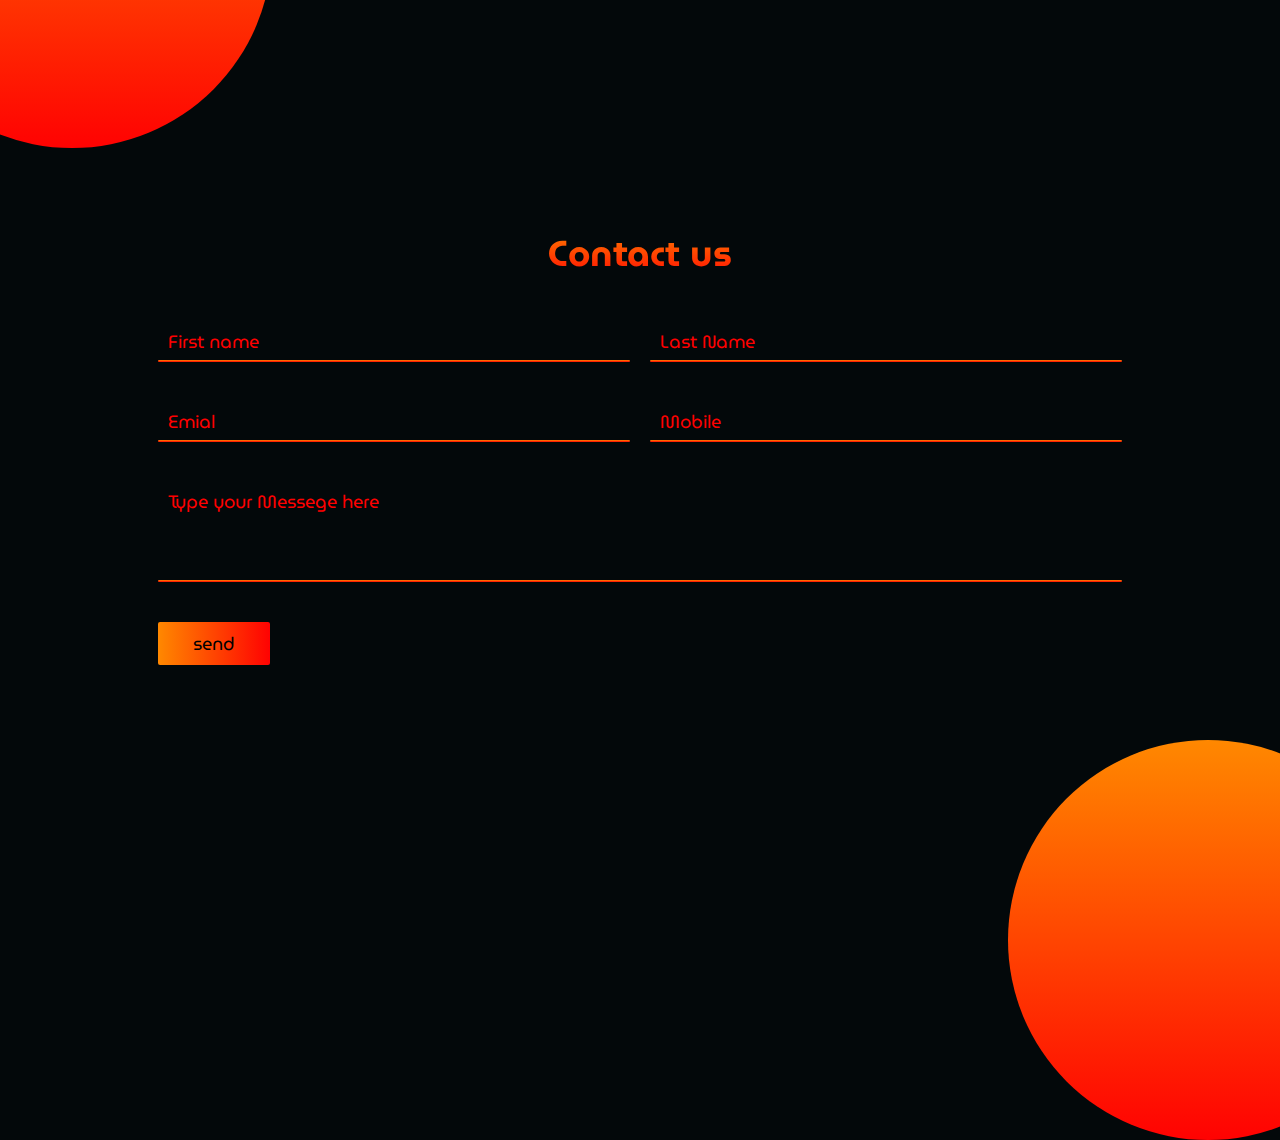
<file: pages/contact us .html>
<!DOCTYPE html>
<html lang="en">
<head>
  <meta charset="UTF-8">
  <meta http-equiv="X-UA-Compatible" content="IE=edge">
  <meta name="viewport" content="width=device-width, initial-scale=1.0">
  <title>Document</title>
</head>
<body>
  <div class="container">
    <h2>Contact us</h2>
    <div class="row100">
      <div class="col">
        <div class="inputbox">
          <input type="text" name="text" required>
         <span class="text">First name</span>
         <span class="line"></span>
        </div>
      </div>
      <div class="col">
        <div class="inputbox">
          <input type="text" name="" required>
         <span class="text">Last Name</span>
         <span class="line"></span>
        </div>
      </div>
    </div>
    <div class="row100">
      <div class="col">
        <div class="inputbox">
          <input type="email" name="" required>
         <span class="text">Emial</span>
         <span class="line"></span>
        </div>
      </div>
      <div class="col">
        <div class="inputbox">
          <input type="tel" name="" required>
         <span class="text">Mobile</span>
         <span class="line"></span>
        </div>
      </div>
    </div>
    <div class="row100">
      <div class="col">
        <div class="inputbox textarea">
        <textarea required></textarea>
         <span class="text">Type your Messege here</span>
         <span class="line"></span>
        </div>
      </div>
    </div>
<div class="row100">
  <div class="col">
    <input type="submit" value="send">
  </div>
</div>
  </div>  
</body>
</html>
<style>
  @import url('https://fonts.googleapis.com/css2?family=Arimo&family=MuseoModerno:wght@300&display=swap');
  *{
    margin: 0%;
    padding: 0%;
    font-family: 'Arimo', sans-serif;
font-family: 'MuseoModerno', cursive;
    box-sizing: border-box;
  }
  body{
    display: flex;
    align-items: center;
    justify-content: center;
    min-height: 100vh;
    background: #03080a;

  }
  .container{
    width: 80%;
    padding: 20px;
  }
  html{
    overflow-x: hidden;
  }
  .container::before{
    content: '';
    position: absolute;
    background: linear-gradient(rgb(255, 136, 0),rgb(255, 2, 2));
    height: 400px;
    width: 400px;
    left: -10%;
    top: -28%;
    bottom: 210px;
    border-radius: 50%;
  }
  .container::after{
    content: '';
    position: absolute;
    background: linear-gradient(rgb(255, 136, 0),rgb(255, 2, 2));
    border-radius: 50%;
height: 400px;
width: 400px;
right: -10%;
bottom: -240px;
  }
  .container h2{
width: 100%;
font-size: 36px;
text-align: center;
margin-bottom: 10px;
background: linear-gradient(rgb(255, 136, 0),rgb(255, 2, 2));
-webkit-background-clip: text;  
-webkit-text-fill-color: transparent;

}
@media(max-width:800px)
{
  .container::before{
    content: '';
    position: absolute;
    background: linear-gradient(rgb(255, 136, 0),rgb(255, 2, 2));
    height: 400px;
    width: 400px;
    left: -40%;
    top: -33%;
    bottom: 210px;
    border-radius: 50%;
  }
  .container::after{
    content: '';
    position: absolute;
    background: linear-gradient(rgb(255, 136, 0),rgb(255, 2, 2));
    border-radius: 50%;
height: 400px;
width: 400px;
right: -20%;
bottom: -340px;
  }
}
  
.container .row100{
    position: relative;
    width: 100%;
    display: grid;
    grid-template-columns: repeat(auto-fit,minmax(300px,1fr));

  }
  .container .row100 .col{
    position: relative;
    width: 100%;
    padding: 0 10px;
    margin: 30px 0 10px;
margin: 30px 0 10px;
transition: 0.5s;
}
.container .row100 .inputbox{
  position: relative;
  width: 100%;
  height: 40px;
  color: red;

}
.power{
background:linear-gradient(orange,red) !important;
-webkit-background-clip: text !important;
-webkit-text-fill-color: transparent !important;
}
.container .row100 .inputbox input
{
    position: absolute;
    width: 100%; 
    height: 100%;
    background: transparent;
    border: none;
    outline: none;
    font-size: 18px;
    padding:  0 10px;
    z-index: 1;
    color: #000;
    

}
.container .row100 .inputbox.textarea textarea{
  position: absolute;
    width: 100%; 
    background: transparent;
    height: 100%; 
    border: none;
    outline: none;
    font-size: 18px;
    padding:  0 10px;
    z-index: 1;
    color: #000;
}
.container .row100 .inputbox .text{
  position: absolute;
  top: 0;
  left: 0;
  line-height: 40px;
  font-size: 18px;
  padding: 0 10px;
display: block;
transition: 0.5s;
pointer-events: none;

}
.container .row100 .inputbox input:focus + .text,
.container .row100 .inputbox input:valid + .text{
top: -35px;
left: -10px;
}
.container .row100 .inputbox .line{
  position: absolute;
  bottom: 0;
display: block;
width: 100%;
height: 2px;
background: linear-gradient(rgb(255, 136, 0),rgb(255, 2, 2));
  transition: 0.5s;
border-radius: 2px;
pointer-events: none;  
}
.container .row100 .inputbox input:focus  ~ .line,
.container .row100 .inputbox input:valid  ~ .line{
height: 100%;
}
.container .row100 .inputbox.textarea{
  position: relative;
  width: 100%;
  height: 100px;
  padding: 10px 0px;

}
.container .row100 .inputbox.textarea textarea{
height: 100%;
resize: none;
}
.container .row100 .inputbox textarea:focus + .text,
.container .row100 .inputbox textarea:valid + .text{
top: -35px;
left: -10px;
}
.container .row100 .inputbox textarea:focus  ~ .line,
.container .row100 .inputbox textarea:valid  ~ .line{
height: 100%;
}
input[type="submit"]{
  border: none;
  padding: 7px 35px;
  cursor: pointer;
  outline: none;
  background: linear-gradient(to right, rgb(255, 136, 0),rgb(255, 2, 2));
  color: #000;
  font-size: 18px;
  border-radius: 2px;
}

</style>
</file>
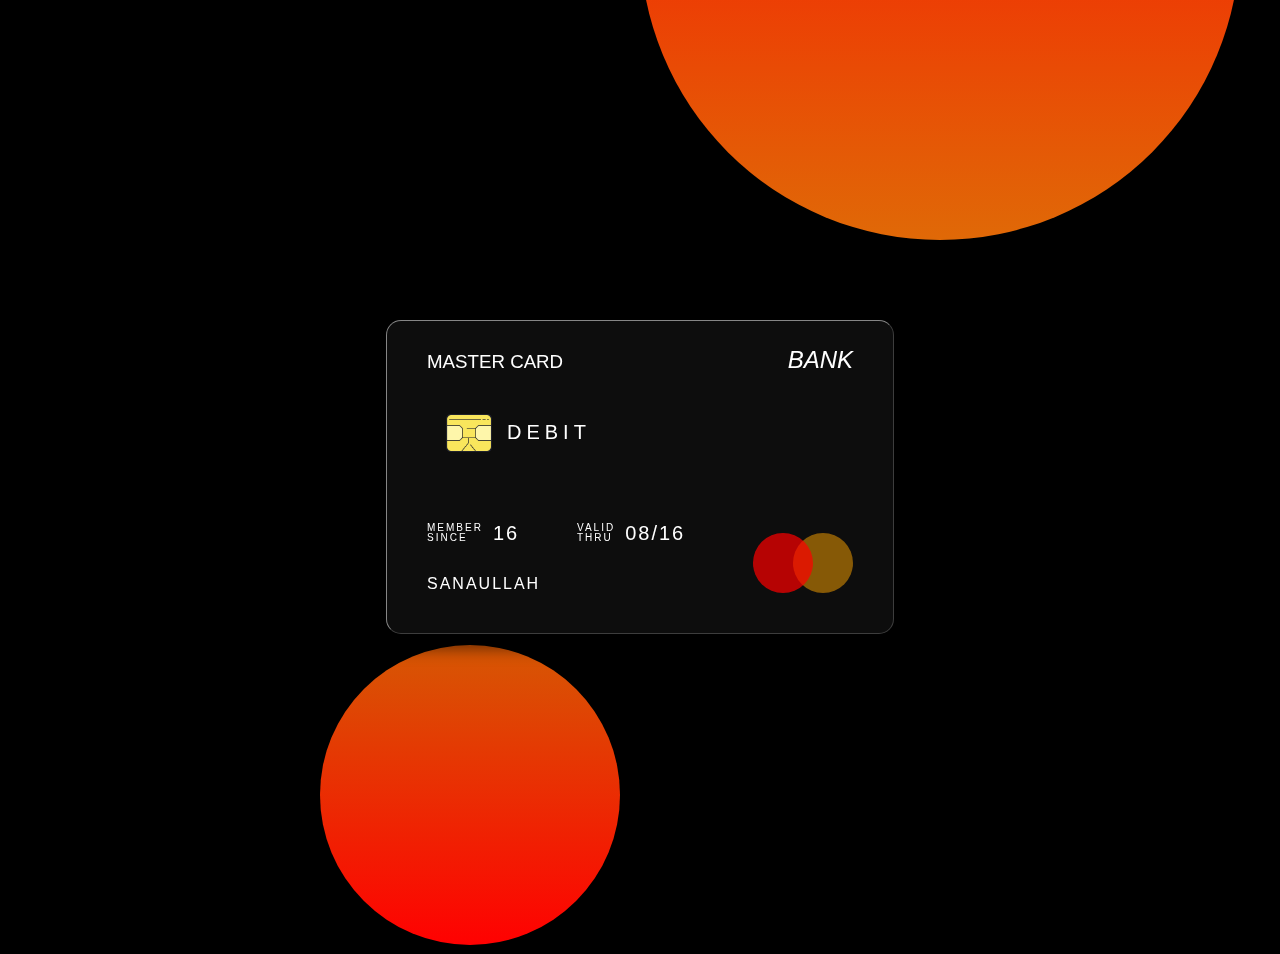
<file: pages/debitcard.html>
<!DOCTYPE html>
<html lang="en">

<head>
    <meta charset="UTF-8">
    <meta http-equiv="X-UA-Compatible" content="IE=edge">
    <meta name="viewport" content="width=device-width, initial-scale=1.0">
    <title>Document</title>
    <link rel="stylesheet" href="../css/debit.css">
</head>

<body>
    <section>
        <div class="card">
            <div class="face front">
                <h3 class="debit">Master card</h3>
                <h3 class="bank">Bank</h3>
                <img class="chip" src="../images/sim-card-chip.png" alt="chip">
                <h3 class="chip-text">debit</h3>
                <input type="tel" class="number" >
                <h5 class="member"><span>Member<br> Since</span><span>16</span></h5>
                <h5 class="valid"><span> Valid<br> thru</span><span>08/16</span></h5>
                <h5 class="card-holder">Sanaullah</h5>
            </div>
            <div class="face back">
                <div class="blackbar"></div>
                <div class="ccvtext">
                    <input class="input" type="tel" required>
                <button class="ccv">999</button>    
                </div>
                <p class="text">Lorem ipsum dolor, sit amet consectetur adipisicing elit. Odit quia nisi et culpa
                    consequatur. Et itaque odio corporis quod, est repudiandae sed totam eligendi corrupti doloremque
                    laborum, alias, earum harum?Lorem, ipsum dolor sit amet consectetur adipisicing elit. Error impedit
                    dicta, atque explicabo ea, quia, eligendi ut reiciendis ipsam </p>
            </div>
        </div>
    </section>
</body>

</html>
</file>
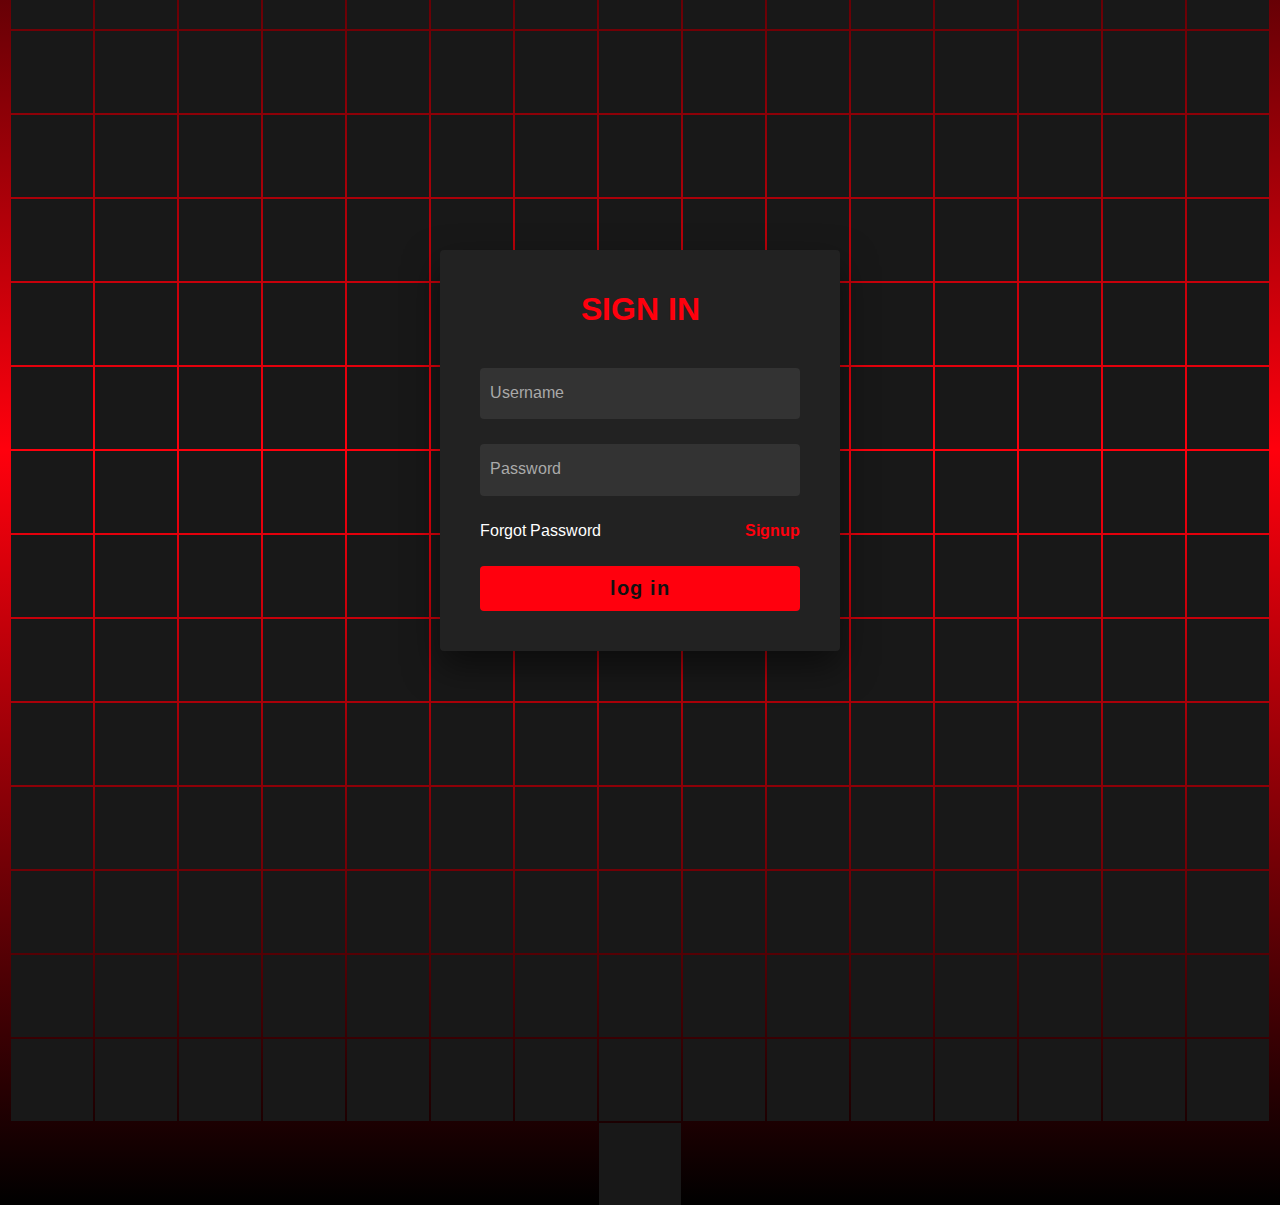
<file: pages/sign.html>
<!DOCTYPE html>
<html lang="en">
<head>
    <meta charset="UTF-8">
    <meta http-equiv="X-UA-Compatible" content="IE=edge">
    <meta name="viewport" content="width=device-width, initial-scale=1.0">
    <title>Document</title>
    <link rel="preconnect" href="https://fonts.googleapis.com">
<link rel="preconnect" href="https://fonts.gstatic.com" crossorigin>
<link href="https://fonts.googleapis.com/css2?family=Arimo&display=swap" rel="stylesheet">
</head>
<body>
    <section>
        <span></span>
        <span></span>
        <span></span>
        <span></span>
        <span></span>
        <span></span>
        <span></span>
        <span></span>
        <span></span>
        <span></span>
        <span></span>
        <span></span>
        <span></span>
        <span></span>
        <span></span>
        <span></span>
        <span></span>
        <span></span>
        <span></span>
        <span></span>
        <span></span>
        <span></span>
        <span></span>
        <span></span>
        <span></span>
        <span></span>
        <span></span>
        <span></span>
        <span></span>
        <span></span>
        <span></span>
        <span></span>
        <span></span>
        <span></span>
        <span></span>
        <span></span>
        <span></span>
        <span></span>
        <span></span>
        <span></span>
        <span></span>
        <span></span>
        <span></span>
        <span></span>
        <span></span>
        <span></span>
        <span></span>
        <span></span>
        <span></span>
        <span></span>
        <span></span>
        <span></span>
        <span></span>
        <span></span>
        <span></span>
        <span></span>
        <span></span>
        <span></span>
        <span></span>
        <span></span>
        <span></span>
        <span></span>
        <span></span>
        <span></span>
        <span></span>
        <span></span>
        <span></span>
        <span></span>
        <span></span>
        <span></span>
        <span></span>
        <span></span>
        <span></span>
        <span></span>
        <span></span>
        <span></span>
        <span></span>
        <span></span>
        <span></span>
        <span></span>
        <span></span>
        <span></span>
        <span></span>
        <span></span>
        <span></span>
        <span></span>
        <span></span>
        <span></span>
        <span></span>
        <span></span>
        <span></span>
        <span></span>
        <span></span>
        <span></span>
        <span></span>
        <span></span>
        <span></span>
        <span></span>
        <span></span>
        <span></span>
        <span></span>
        <span></span>
        <span></span>
        <span></span>
        <span></span>
        <span></span>
        <span></span>
        <span></span>
        <span></span>
        <span></span>
        <span></span>
        <span></span>
        <span></span>
        <span></span>
        <span></span>
        <span></span>
        <span></span>
        <span></span>
        <span></span>
        <span></span>
        <span></span>
        <span></span>
        <span></span>
        <span></span>
        <span></span>
        <span></span>
        <span></span>
        <span></span>
        <span></span>
        <span></span>
        <span></span>
        <span></span>
        <span></span>
        <span></span>
        <span></span>
        <span></span>
        <span></span>
        <span></span>
        <span></span>
        <span></span>
        <span></span>
        <span></span>
        <span></span>
        <span></span>
        <span></span>
        <span></span>
        <span></span>
        <span></span>
        <span></span>
        <span></span>
        <span></span>
        <span></span>
        <span></span>
        <span></span>
        <span></span>
        <span></span>
        <span></span>
        <span></span>
        <span></span>
        <span></span>
        <span></span>
        <span></span>
        <span></span>
        <span></span>
        <span></span>
        <span></span>
        <span></span>
        <span></span>
        <span></span>
        <span></span>
        <span></span>
        <span></span>
        <span></span>
        <span></span>
        <span></span>
        <span></span>
        <span></span>
        <span></span>
        <span></span>
        <span></span>
        <span></span>
        <span></span>
        <span></span>
        <span></span>
        <span></span>
        <span></span>
        <span></span>
        <span></span>
        <span></span>
        <span></span>
        <span></span>
        <span></span>
        <span></span>
        <span></span>
        <span></span>
        <span></span>
        <span></span>
        <span></span>
        <span></span>
        <span></span>
        <span></span>
        <span></span>
        <span></span>
        <span></span>
        <span></span>
        <span></span>
        <span></span>
        <span></span>
        <span></span>
        <span></span>
        <span></span>
        <span></span>
        <span></span>
        <span></span>
        <span></span>
        <span></span>
        <span></span>
        <span></span>
        <span></span>
        <span></span>
        <span></span>
        <span></span>
        <span></span>
        <span></span>
        <span></span>
        <span></span>
        <span></span>
        <span></span>
        <span></span>
        <span></span>
        <span></span>
        <span></span>
        <span></span>
        <span></span>
        <span></span>
        <span></span>
        <span></span>
        <span></span>
        <span></span>
        <span></span>
        <span></span>
        <span></span>
        <span></span>
        <span></span>
        <span></span>
        <span></span>
        <span></span>
        <span></span>
        <span></span>
        <span></span>
        <span></span>
        <span></span>
        <span></span>
        <span></span>
        <span></span>
        <span></span>
        <div class="signin">
            <div class="content">
                <h2>Sign in</h2>
                <div class="form">
                    <div class="inputbx">
                        <input type="text" required>
                        <i>Username</i>
                    </div>
                    <div class="inputbx">
                        <input type="text" required>
                        <i>Password</i>
                    </div>
                    <div class="linkes">
                        <a href="#">Forgot Password</a>
                        <a href="#">Signup</a>

                    </div>
                    <div class="inputbx">
                        <input type="submit" value="log in"required >
                    </div>
                </div>
            </div>

        </div>

    </section>
</body>
</html>
<style>
    *{
        margin: 0%;
        padding: 0%;
        box-sizing: border-box;
        font-family: 'Arimo', sans-serif;
    }
    body{
        display: flex;
        align-items: center;
        justify-content: center;
        min-height: 100vh;
        background: #000;
    }
    section{
        position: absolute;
        width: 100vm;
        height: 100vm;
        display: flex;
        align-items: center;
        justify-content: center;
        gap: 2px;
    flex-wrap: wrap;
    overflow: hidden;


    }
    section::before{
        content: '';
        position: absolute;
        width: 100%;
        height: 100%;
        background: linear-gradient(#000,rgb(255, 0, 13),#000);
        animation: animate 5s linear infinite;
    }
    @keyframes animate{
        0%{
            transform: translateY(-100%);
        }
        100%{
            transform: translateY(100%);
        }
    }
    section span{
        position: relative;
        display: block;
        width: calc(5.25em - 2px);
        height: calc(5.25em - 2px);
    background: #181818;
z-index: 2;
transition: 1.5s;    
}
    section span:hover{
        background: rgb(255, 0, 0);
transition: 0s;
    }
    section .signin{
        position: absolute;
        width: 400px;
        background: #222;
        z-index: 1000;
        display: flex;
        justify-content: center;
        align-items: center;
        padding: 40px;
        border-radius: 4px;
        box-shadow: 0 15px 35px rgba(0, 0, 0,0.5);

    }
    section .signin .content{
        position: relative;
        width: 100%;
        display: flex;
        justify-content: center;
        align-items: center;
        flex-direction: column;
        gap: 40px;

    }
    section .signin .content h2{
        font-size: 2em;
        color: rgb(255, 0, 13);
        text-transform: uppercase;

    }
    section .signin .content .form{
width: 100%;
display: flex;
flex-direction: column;
gap: 25px;
    }
    section .signin .content .form .inputbx{
        position: relative;
        width: 100%;

    }
    section .signin .content .form .inputbx input{
        position: relative;
        width: 100%;
background: #333;
border: none;
outline: none;
padding: 25px 10px 7.5px;
border-radius: 4px;
color: #fff;
font-weight: 500;
font-size: 1em;        
    }
    section .signin .content .form .inputbx i{
        position: absolute;
        left: 0;
        padding: 15px 10px;
        font-style: normal;
        color: #aaa;
        transition: 0.5s;
   pointer-events: none;
    }
    .signin .content .form .inputbx input:focus ~ i,
    .signin .content .form .inputbx input:valid ~ i{
        transform: translateY(-7.5px);
        color: #fff;


    }
    .signin .content .form .linkes{
        position: relative;
        width: 100%;
        display: flex;
        justify-content:space-between;


    }
    .signin .content .form .linkes a{
        color: #fff;
        text-decoration: none;

    }
    .signin .content .form .linkes a:nth-child(2){
        color: rgb(255, 0, 13);
        font-weight: 600;

    }
    .signin .content .form .inputbx input[type="submit"]{
        padding: 10px;
        color: #111;
        background: rgb(255, 0, 13);
        font-weight: 600;
        font-size: 1.25em;
        letter-spacing: 0.05em;
        cursor: pointer;

    }
@media(max-width:900px){
    section span{

        width: calc(10vm - 2px);
        height: calc(10vm - 2px);
    } 
}
@media(max-width:900px){
    section span{

        width: calc(20vm - 2px);
        height: calc(20vm - 2px);
    } 
}
</style>
</file>
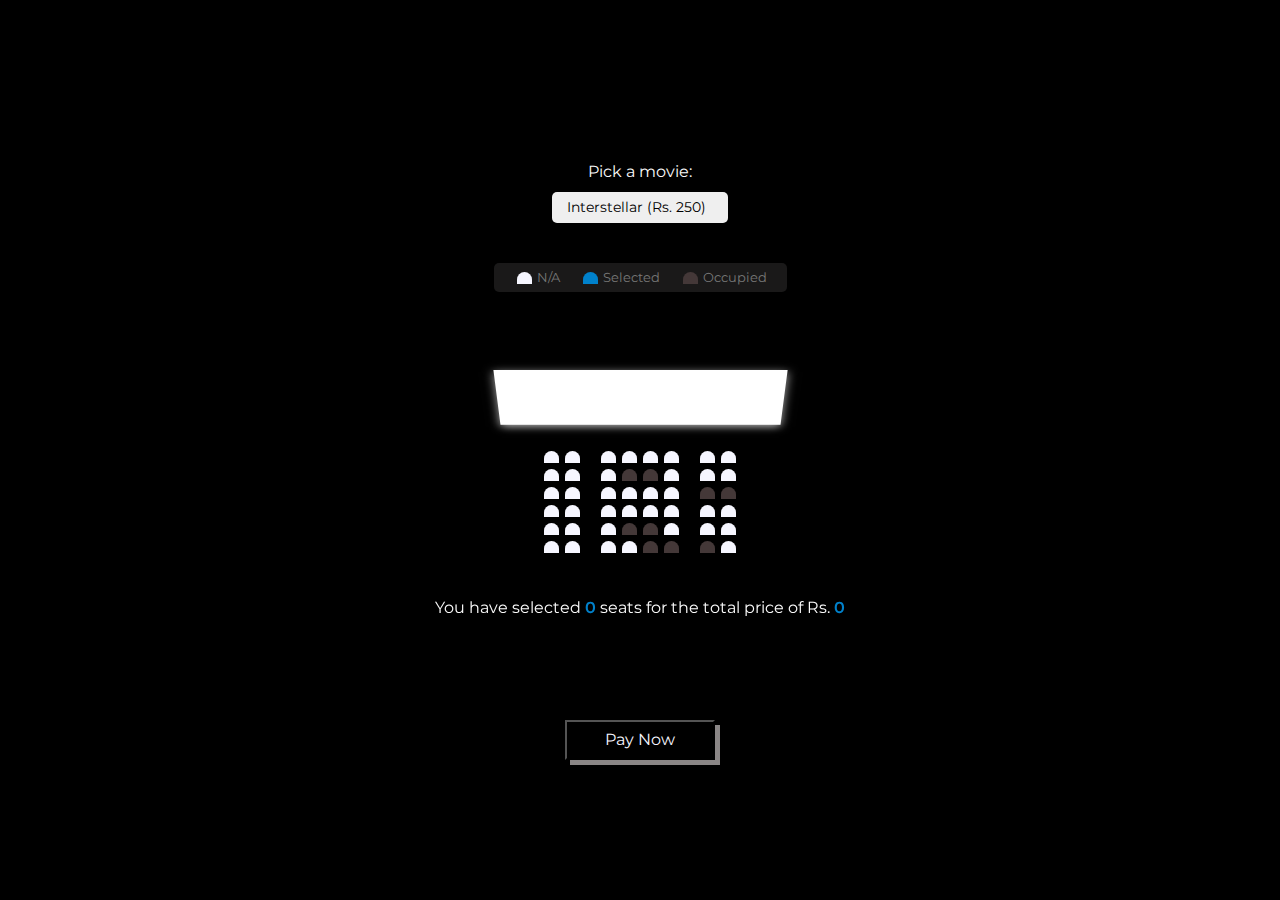
<file: pages/TICKET.HTML>
<!DOCTYPE html>
<html lang="en">
<head>
    <meta charset="UTF-8">
    <meta name="viewport" content="width=device-width, initial-scale=1.0">
    <title>Document</title>
    <script src="https://code.jquery.com/jquery-3.6.3.min.js" integrity="sha256-pvPw+upLPUjgMXY0G+8O0xUf+/Im1MZjXxxgOcBQBXU=" crossorigin="anonymous"></script>
</head>
<body>
    <div class="movie-container">
        <label>Pick a movie: </label>
        <select id="movie">
          <option value="250">Interstellar (Rs. 250)</option>
          <option value="200">Kabir Singh (Rs. 200)</option>
          <option value="150">Duniyadari (Rs. 150)</option>
          <option value="100">Natsamrat (Rs. 100)</option>
        </select>
        
        <ul class="showcase">
          <li>
            <div class="seat"></div>
            <small>N/A</small>
          </li>
          <li>
            <div class="seat selected"></div>
            <small>Selected</small>
          </li>
          <li>
            <div class="seat occupied"></div>
            <small>Occupied</small>
          </li>    
        </ul>
        
        <div class="container">
          <div class="screen"></div>
          
          <div class="row">
              <div class="seat"></div>
              <div class="seat"></div>
              <div class="seat"></div>
              <div class="seat"></div>
              <div class="seat"></div>
              <div class="seat"></div>
              <div class="seat"></div>
              <div class="seat"></div>
            </div>
            <div class="row">
              <div class="seat"></div>
              <div class="seat"></div>
              <div class="seat"></div>
              <div class="seat occupied"></div>
              <div class="seat occupied"></div>
              <div class="seat"></div>
              <div class="seat"></div>
              <div class="seat"></div>
            </div>
            <div class="row">
              <div class="seat"></div>
              <div class="seat"></div>
              <div class="seat"></div>
              <div class="seat"></div>
              <div class="seat"></div>
              <div class="seat"></div>
              <div class="seat occupied"></div>
              <div class="seat occupied"></div>
            </div>
            <div class="row">
              <div class="seat"></div>
              <div class="seat"></div>
              <div class="seat"></div>
              <div class="seat"></div>
              <div class="seat"></div>
              <div class="seat"></div>
              <div class="seat"></div>
              <div class="seat"></div>
            </div>
            <div class="row">
              <div class="seat"></div>
              <div class="seat"></div>
              <div class="seat"></div>
              <div class="seat occupied"></div>
              <div class="seat occupied"></div>
              <div class="seat"></div>
              <div class="seat"></div>
              <div class="seat"></div>
            </div>
            <div class="row">
              <div class="seat"></div>
              <div class="seat"></div>
              <div class="seat"></div>
              <div class="seat"></div>
              <div class="seat occupied"></div>
              <div class="seat occupied"></div>
              <div class="seat occupied"></div>
              <div class="seat"></div>
            </div>
          
          <p class="text">
            You have selected <span id="count">0</span> seats for the total price of Rs. <span id="total">0</span>
          </p>
        </div>
      </div>
      
     <a href="./debitcard.html"><div class="credits"><button style="background: transparent;height: 40px; width: 150px;box-shadow:5px 5px 0px rgba(230, 224, 224, 0.6); color: #f6f6ff"  class="btb" id="sana">Pay Now</button></div></a>
      <Script>
        const container = document.querySelector('.container');
        const seats = document.querySelectorAll('.row .seat:not(.occupied)');
        const count = document.getElementById('count');
        const total = document.getElementById('total');
        const movieSelect = document.getElementById('movie');
        
        let ticketPrice = +movieSelect.value;
        
        //Update total and count
        function updateSelectedCount() {
          const selectedSeats = document.querySelectorAll('.row .seat.selected');
          const selectedSeatsCount = selectedSeats.length;
          count.innerText = selectedSeatsCount;
          total.innerText = selectedSeatsCount * ticketPrice;
        }
        
        //Movie Select Event
        movieSelect.addEventListener('change', e => {
          ticketPrice = +e.target.value;
          updateSelectedCount();
        });
        
        //Seat click event
        container.addEventListener('click', e => {
          if (e.target.classList.contains('seat') &&
             !e.target.classList.contains('occupied')) {
            e.target.classList.toggle('selected');
          }
          updateSelectedCount();
        });
        $(document).ready( function(){
$('#sana').css('display','none');
$('.row').click(function()
{
$('#sana').css('display','inline');
});
        });
      </Script>
</body>
</html>























































































<STyle>
    @import url("https://fonts.googleapis.com/css?family=Montserrat&display=swap");

@import url("https://stackpath.bootstrapcdn.com/bootstrap/4.4.1/css/bootstrap.min.css");

body {
	font-family: "Montserrat", sans-serif;
	min-height: 100vh;
	display: flex;
	align-items: center;
	justify-content: center;
	flex-direction: column;
  background-color: #000000;
  color: rgb(250, 250, 250);
  margin: 0;
}

* {
	font-family: "Montserrat", sans-serif !important;
  box-sizing: border-box;
}

.movie-container {
  margin: 20px 0px;
  display: flex;
  justify-content: center;
  align-items: center;
  flex-direction: column
}

.movie-container select {
  appearance: none;
  -moz-appearance: none;
  -webkit-appearance: none;
  border: 0;
  padding: 5px 15px;
  margin-bottom: 40px;
  font-size: 14px;
  border-radius: 5px;
}

.container {
  perspective: 1000px;
  margin: 40px 0;
  display: flex;
  flex-direction: column;
  justify-content: center;
  align-items: center;
}

.seat {
  background-color: #f6f6ff;
  height: 12px;
  width: 15px;
  margin: 3px;
  border-top-left-radius: 10px;
  border-top-right-radius: 10px;
}

.selected {
  background-color: #0081cb;
}

.occupied {
  background-color: rgb(68, 56, 56);
}

.seat:nth-of-type(2) {
  margin-right: 18px;
}

.seat:nth-last-of-type(2) {
  margin-left: 18px;
}

.seat:not(.occupied):hover {
  cursor: pointer;
  transform: scale(1.2);
}

.showcase .seat:not(.occupied):hover {
  cursor: default;
  transform: scale(1);
}

.showcase {
  display: flex;
  justify-content: space-between;
  list-style-type: none;
  background: rgba(255, 249, 249, 0.1);
  padding: 5px 10px;
  border-radius: 5px;
  color: #777;
}

.showcase li {
  display: flex;
  align-items: center;
  justify-content: center;
  margin: 0 10px;
}

.showcase li small {
  margin-left: 2px;
}

.row {
  display: flex;
  align-items: center;
  justify-content: center;
}

.screen {
  background: rgb(255, 255, 255);
  height: 70px;
  width: 70%;
  margin: 15px 0;
  transform: rotateX(-45deg);
  box-shadow: 0 3px 10px rgba(255,255,255,0.7);
}

p.text {
  margin: 40px 0;
}

p.text span {
  color: #0081cb;
  font-weight: 600;
  box-sizing: content-box;
}

.credits a {  color: rgb(255, 244, 244);

}
.btb:hover{
  background: red;
}


</STyle>
</file>
<file: css/debit.css>
*{
margin: 0;
padding: 0;
box-sizing: border-box;
}
body{
    overflow: hidden;
    font-family: sans-serif;

}
section{
display: flex;
align-items: center;
justify-content: center;
min-height: 106vh;
background:#000000;

}
section::before{
    content: '';
    position: absolute;
    top: -40%;
        left: 50%;
        width: 600PX;
        height: 600px;
            background: linear-gradient(rgb(255, 0, 0),rgb(224, 105, 7));
            border-radius: 50%;

}
section::after{
    content: '';
    position: absolute;
    bottom: -5%;
        left: 25%;
        width: 300PX;
        height: 300px;
            background: linear-gradient(rgb(214, 88, 4),rgb(255, 1, 1));
            border-radius: 50%;

}
.card{
    position: relative;
    width: 508px;
height: 314px;
transform-style: preserve-3d;
perspective: 500px;
z-index: 2;

}
.card .face{
    position: absolute;
    top: 0;
    left: 0;
    width: 100%;
    height: 100%;
    box-shadow: 0 15px 15px rgba(0,0,0,0.5);
    border-radius: 15px;
    background: rgba(255,255,255,0.05);
    backdrop-filter:blur(28px);
    transform-style: preserve-3d;
    transition: 1s;
    backface-visibility: hidden;
border-top: 1px solid rgba(255,255,255,0.5);
border-left: 1px solid rgba(255,255,255,0.5);
border-right: 1px solid rgba(255,255,255,0.2);
border-bottom: 1px solid rgba(255,255,255,0.2);

}
.card:hover .face.front{
    transform: rotateY(180deg);
}
.card .face.back{
    transform: rotateY(180deg);

}
.card:hover .face.back{
    transform: rotateY(360deg);
}
.card .face.front::before{
    content: '';
    position: absolute;
    bottom: 40px;
    right: 40px;
    width: 60px;
    height: 60px;
    background: orange;
    border-radius: 50%;
    opacity: 0.5;
}
.card .face.front::after{
    content: '';
    position: absolute;
    bottom: 40px;
    right: 80px;
    width: 60px;
    height: 60px;
    background:red;
    border-radius: 50%;
    opacity: 0.7;
}
.card .face.front .debit{
    position: absolute;
    left: 40px;
    top: 30px;
    color: #fff;
    font-weight: 500;
    text-transform: uppercase;

}

.card .face.front .bank{
    position: absolute;
    top: 25px;
    right: 40px;
    font-weight: 500; 
    font-size: 24px;
    color: #fff;
    text-transform: uppercase;
    font-style: italic;

}
.card .face.front .chip{
    position: absolute;
    top: 80px;
        left: 50px;
        max-width: 64px;

}
.card .face.front .chip-text{
position: absolute;
top: 32%;
left:120PX;
text-transform: uppercase;
font-size:20px;
font-weight: 500;
color: #fff;
letter-spacing: 5px;

}
.card .face.front .number{
position: absolute;
left: 40px;
bottom:120PX;
text-transform: uppercase;
font-size:18px;
font-weight: 500;
color: #fff;
letter-spacing: 6px;
text-shadow: 0 2px 1px #0005;
font-family: 'Orbitron',sans-serif;
background: transparent;
outline: none;
border: none;
}
.card .face.front .member, .card .face.front .valid
{
    position: absolute;
    bottom: 90px;
     left: 40px;
     display: flex;
     align-items: center;
     justify-content: center;
     color: #fff;
     text-transform: uppercase;
     font-weight: 300;
     line-height: 1em;
     text-align: justify;

}
.card .face.front .member{
    font-size: 10px;
    font-weight: 400;
    letter-spacing: 2px;
}
.card .face.front .valid{
        margin-left: 150px;
        font-size: 10px;
        font-weight: 400;
        letter-spacing: 2px;

}
.card .face.front .member span:last-child,.card .face.front .valid span:last-child{ 
margin-left: 10px;
font-size: 20px;
}
.card .face.front .card-holder{
    position: absolute;
    bottom: 40px;
    left: 40px;
    color: #fff;
        font-weight: 300;
        font-size: 16PX;
        letter-spacing: 2PX;
        text-transform: uppercase;
}
/* face back start  */
.card.face.back .blackbar{
    position: absolute;
    top: 40px;
    width: 40px;
    height: 60px;
    background-color: #000;

}
.card .face.back .ccvtext{
    position: absolute;
    top: 120px;
    left: 30px;

}
.card .face.back .ccvtext .input{
    position: relative;
    width: 350px;
    height: 40px;
    background: #fff;
    margin-top: 5px;
    outline: none;
border: none;
font-size: 20px !important;

}
.card .face.back .ccvtext .ccv{
    position: relative;
    top: -42px;
    left: 345px;
    background-color:#fff;
    color: #111;
    width: 50px;
    height: 45px;
    font-weight: 600;
    letter-spacing: 3px;
    display: flex;
    align-items: center;
    justify-content: center;
    padding: 5px;
    outline: none;
}
.card .face.back .text{
    position: absolute;
    width: 400px;
    bottom: 40px;
    left: 30px;
    right: 30px;
    color: #fff;
    font-size: 10px;
    text-align:justify;
    line-height: 1.4em;
    font-weight:300;

}
@media(max-width:400px){
    .card{
        width: 350px;
        height: 300px;
    position: absolute;
    left: 0%;
    }

}
</file>
